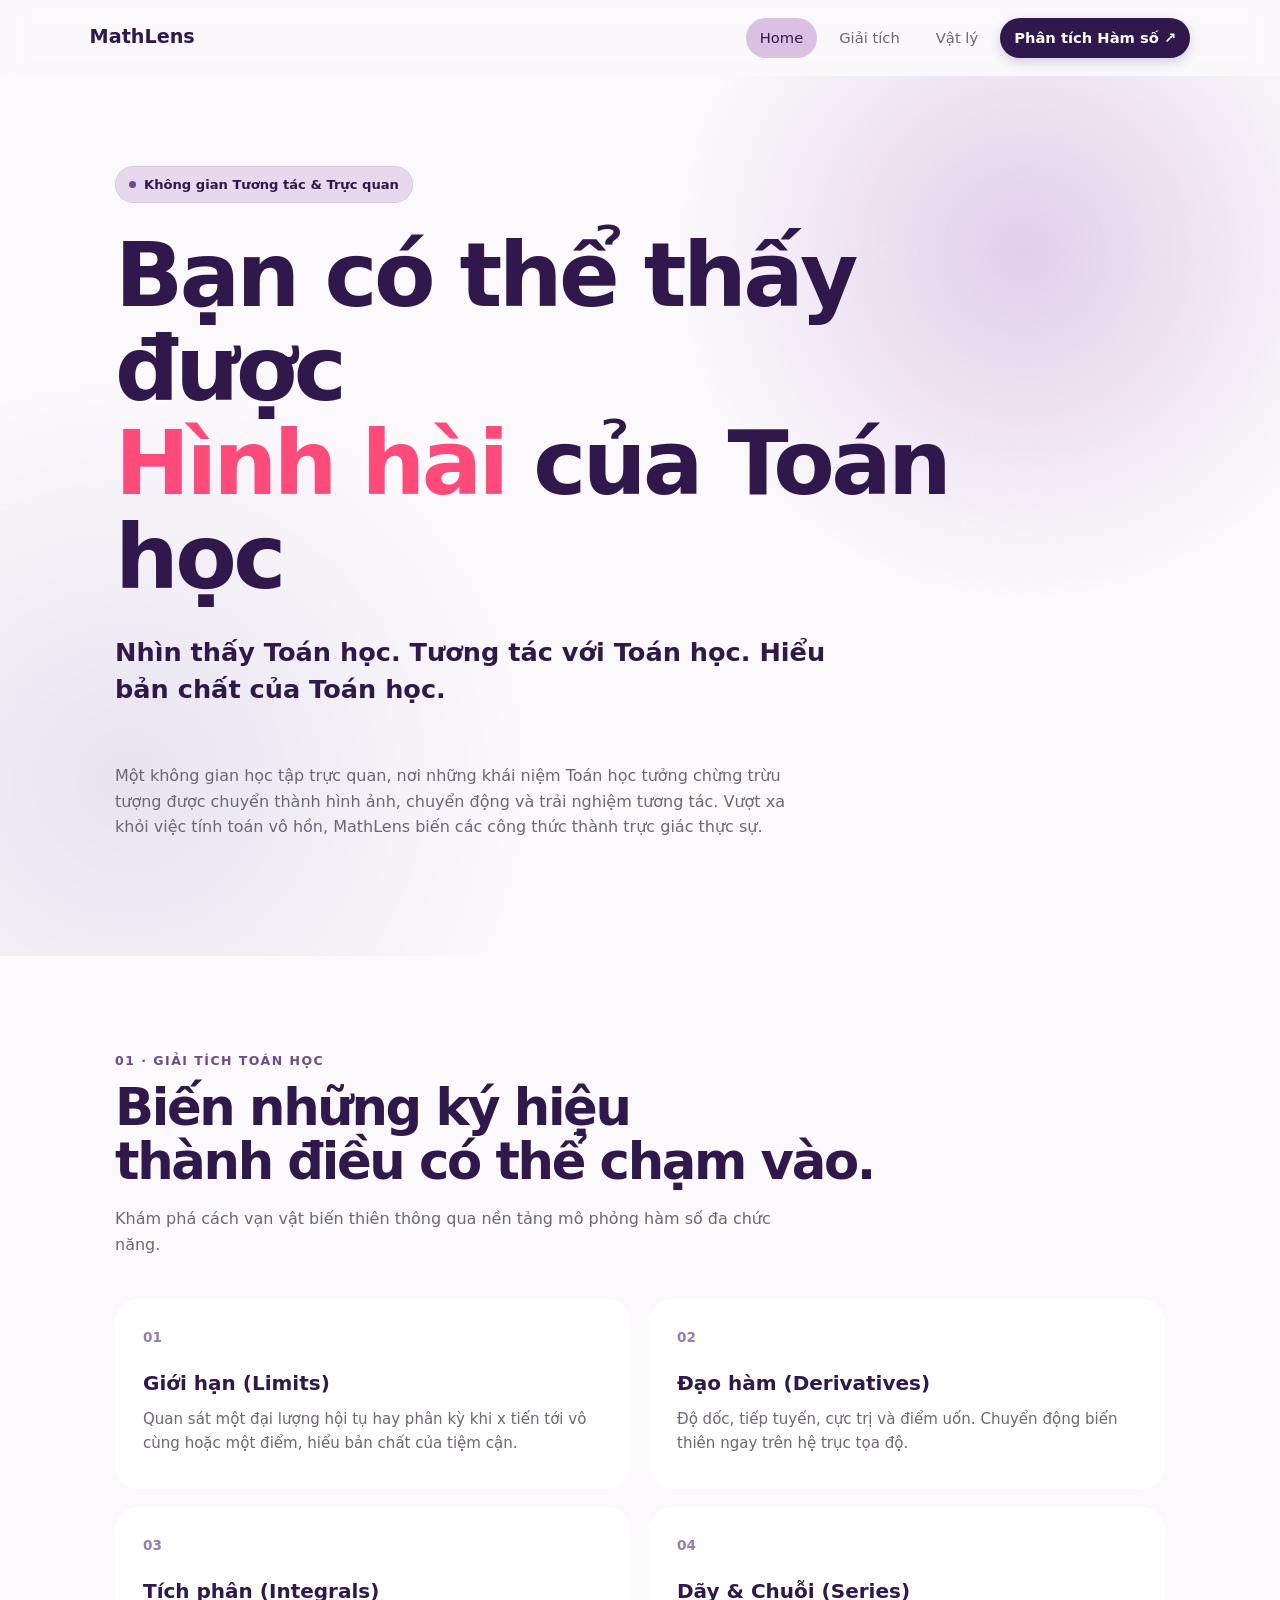
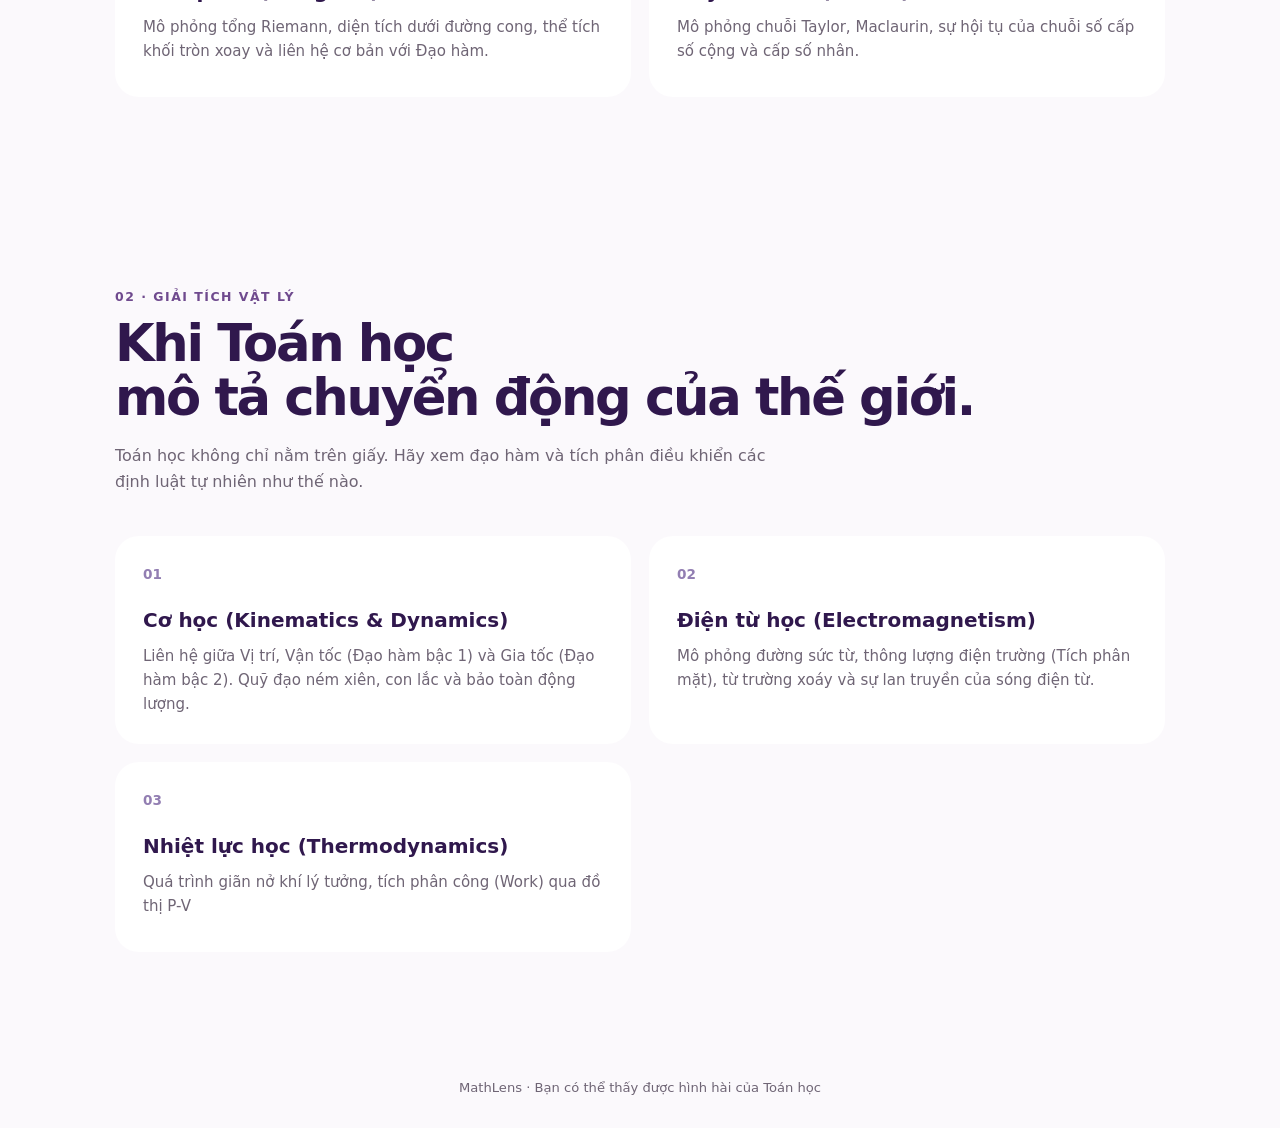
<file: .github/workflows/index.html>
<!DOCTYPE html>
<html lang="vi">
<head>
  <meta charset="UTF-8" />
  <meta name="viewport" content="width=device-width, initial-scale=1.0" />
  <title>Bạn có thể thấy được hình hài của Toán học - MathLens</title>
  <meta name="description" content="Nền tảng trực quan hóa Toán học và Giải tích Vật lý." />
  <style>
    :root {
      --purple-deep: #30184d;
      --purple: #6f4a8e;
      --purple-mid: #927eb2;
      --purple-light: #dac1e3;
      --lavender: #f3edf7;
      --cream: #fbf9fc;
      --ink: #21152b;
      --muted: #6f6575;
      --white: #ffffff;
      --border: #rgba(48, 24, 77, 0.12);
      --accent: #ff4a7a ; /* Màu nhấn mới để tạo điểm nổi bật */
    }

    * { box-sizing: border-box; }
    html { scroll-behavior: smooth; }
    body {
      margin: 0; color: var(--ink); background: var(--cream);
      font-family: Inter, ui-sans-serif, system-ui, -apple-system, BlinkMacSystemFont, "Segoe UI", sans-serif;
      line-height: 1.6;
    }

    nav {
      position: sticky; top: 0; z-index: 10;
      display: flex; justify-content: space-between; align-items: center;
      padding: 18px 7vw; background: rgba(251, 249, 252, 0.86);
      backdrop-filter: blur(14px); border-bottom: 1px solid var(--border);
    }
    .brand { color: var(--purple-deep); text-decoration: none; font-weight: 800; font-size: 1.2rem; }
    .nav-links { display: flex; gap: 8px; align-items: center; }
    .nav-links a { color: var(--muted); text-decoration: none; padding: 8px 14px; border-radius: 999px; font-size: 0.92rem; transition: 0.2s ease; }
    .nav-links a:hover, .nav-links a.active { color: var(--purple-deep); background: var(--purple-light); }
    .btn-visualize { background: var(--purple-deep) !important; color: white !important; font-weight: 600; box-shadow: 0 4px 12px rgba(48,24,77,0.2); }

    .hero {
      min-height: 82vh; display: grid; place-items: center; padding: 90px 7vw 100px; position: relative; overflow: hidden;
      background: radial-gradient(circle at 80% 20%, rgba(218,193,227,.75), transparent 28%),
                  radial-gradient(circle at 10% 80%, rgba(146,126,178,.18), transparent 30%);
    }
    .hero-content { max-width: 1050px; width: 100%; position: relative; z-index: 1; }
    .eyebrow {
      display: inline-flex; align-items: center; gap: 8px; color: var(--purple-deep);
      background: rgba(218,193,227,.6); border: 1px solid rgba(48,24,77,.08); border-radius: 999px; padding: 7px 13px; font-size: .82rem; font-weight: 700; margin-bottom: 25px;
    }
    .eyebrow span { width: 7px; height: 7px; border-radius: 50%; background: var(--purple); }
    
    h1 { margin: 0; max-width: 900px; color: var(--purple-deep); font-size: clamp(2.8rem, 7vw, 6.5rem); line-height: 1.05; letter-spacing: -0.04em; font-weight: 850; }
    h1 .highlight { color: var(--accent); }

    .mission { margin: 30px 0 0; max-width: 760px; font-size: clamp(1.2rem, 2vw, 1.65rem); line-height: 1.45; color: #493b54; font-weight: 500; }
    .mission strong { color: var(--purple-deep); }
    .intro { margin-top: 55px; max-width: 700px; color: var(--muted); font-size: 1rem; }

    .section { padding: 95px 7vw; border-top: 1px solid var(--border); }
    .section-inner { max-width: 1050px; margin: auto; }
    .section-label { color: var(--purple); font-size: .78rem; text-transform: uppercase; letter-spacing: .12em; font-weight: 800; margin-bottom: 10px; }
    h2 { margin: 0; font-size: clamp(2rem, 4vw, 3.3rem); letter-spacing: -.045em; color: var(--purple-deep); line-height: 1.05; }
    .section-description { max-width: 680px; margin: 18px 0 42px; color: var(--muted); }

    .feature-grid { display: grid; grid-template-columns: repeat(2, 1fr); gap: 18px; }
    .feature {
      padding: 28px; min-height: 190px; border: 1px solid var(--border); border-radius: 24px; background: var(--white);
      transition: transform .2s ease, box-shadow .2s ease, border-color .2s;
      text-decoration: none; color: inherit; display: block;
    }
    .feature:hover { transform: translateY(-4px); box-shadow: 0 18px 45px rgba(48,24,77,.08); border-color: var(--purple-mid); }
    .feature-number { color: var(--purple-mid); font-weight: 800; font-size: .85rem; }
    .feature h3 { margin: 18px 0 8px; font-size: 1.25rem; color: var(--purple-deep); display: flex; justify-content: space-between;}
    .feature h3::after { content: "→"; opacity: 0; transition: opacity 0.2s, transform 0.2s; transform: translateX(-10px); }
    .feature:hover h3::after { opacity: 1; transform: translateX(0); }
    .feature p { margin: 0; color: var(--muted); font-size: .94rem; }

    footer { padding: 30px 7vw; color: var(--muted); font-size: .82rem; border-top: 1px solid var(--border); text-align: center; }

    @media (max-width: 700px) {
      .feature-grid { grid-template-columns: 1fr; }
    }
  </style>
</head>
<body>

  <nav>
    <a class="brand" href="#home">MathLens</a>
    <div class="nav-links">
      <a class="active" href="#home">Home</a>
      <a href="#calculus">Giải tích</a>
      <a href="#physics">Vật lý</a>
      <a class="btn-visualize" href="graph.html">Phân tích Hàm số ↗</a>
    </div>
  </nav>

  <main id="home">
    <section class="hero">
      <div class="hero-content">
        <div class="eyebrow"><span></span> Không gian Tương tác & Trực quan</div>

        <h1>Bạn có thể thấy được<br><span class="highlight">Hình hài</span> của Toán học</h1>

        <p class="mission">
          <strong>Nhìn thấy Toán học. Tương tác với Toán học. Hiểu bản chất của Toán học.</strong>
        </p>

        <p class="intro">
          Một không gian học tập trực quan, nơi những khái niệm Toán học tưởng chừng
          trừu tượng được chuyển thành hình ảnh, chuyển động và trải nghiệm tương tác.
          Vượt xa khỏi việc tính toán vô hồn, MathLens biến các công thức thành trực giác thực sự.
        </p>
      </div>
    </section>

    <!-- SECTION GIẢI TÍCH -->
    <section class="section" id="calculus">
      <div class="section-inner">
        <div class="section-label">01 · Giải tích Toán học</div>
        <h2>Biến những ký hiệu<br>thành điều có thể chạm vào.</h2>
        <p class="section-description">Khám phá cách vạn vật biến thiên thông qua nền tảng mô phỏng hàm số đa chức năng.</p>

        <div class="feature-grid">
          <a href="graph.html" class="feature">
            <div class="feature-number">01</div>
            <h3>Giới hạn (Limits)</h3>
            <p>Quan sát một đại lượng hội tụ hay phân kỳ khi x tiến tới vô cùng hoặc một điểm, hiểu bản chất của tiệm cận.</p>
          </a>
          <a href="graph.html" class="feature">
            <div class="feature-number">02</div>
            <h3>Đạo hàm (Derivatives)</h3>
            <p>Độ dốc, tiếp tuyến, cực trị và điểm uốn. Chuyển động biến thiên ngay trên hệ trục tọa độ.</p>
          </a>
          <a href="graph.html" class="feature">
            <div class="feature-number">03</div>
            <h3>Tích phân (Integrals)</h3>
            <p>Mô phỏng tổng Riemann, diện tích dưới đường cong, thể tích khối tròn xoay và liên hệ cơ bản với Đạo hàm.</p>
          </a>
          <a href="graph.html" class="feature">
            <div class="feature-number">04</div>
            <h3>Dãy & Chuỗi (Series)</h3>
            <p>Mô phỏng chuỗi Taylor, Maclaurin, sự hội tụ của chuỗi số cấp số cộng và cấp số nhân.</p>
          </a>
        </div>
      </div>
    </section>

    <!-- SECTION VẬT LÝ -->
    <section class="section" id="physics">
      <div class="section-inner">
        <div class="section-label">02 · Giải tích Vật lý</div>
        <h2>Khi Toán học<br>mô tả chuyển động của thế giới.</h2>
        <p class="section-description">Toán học không chỉ nằm trên giấy. Hãy xem đạo hàm và tích phân điều khiển các định luật tự nhiên như thế nào.</p>
        
        <div class="feature-grid">
          <a href="graph.html" class="feature">
            <div class="feature-number">01</div>
            <h3>Cơ học (Kinematics & Dynamics)</h3>
            <p>Liên hệ giữa Vị trí, Vận tốc (Đạo hàm bậc 1) và Gia tốc (Đạo hàm bậc 2). Quỹ đạo ném xiên, con lắc và bảo toàn động lượng.</p>
          </a>
          <a href="graph.html" class="feature">
            <div class="feature-number">02</div>
            <h3>Điện từ học (Electromagnetism)</h3>
            <p>Mô phỏng đường sức từ, thông lượng điện trường (Tích phân mặt), từ trường xoáy và sự lan truyền của sóng điện từ.</p>
          </a>
          <a href="graph.html" class="feature">
            <div class="feature-number">03</div>
            <h3>Nhiệt lực học (Thermodynamics)</h3>
            <p>Quá trình giãn nở khí lý tưởng, tích phân công (Work) qua đồ thị P-V</p>
          </a>
        </div>
      </div>
    </section>
  </main>

  <footer>
    MathLens · Bạn có thể thấy được hình hài của Toán học
  </footer>
</body>
</html>
</file>
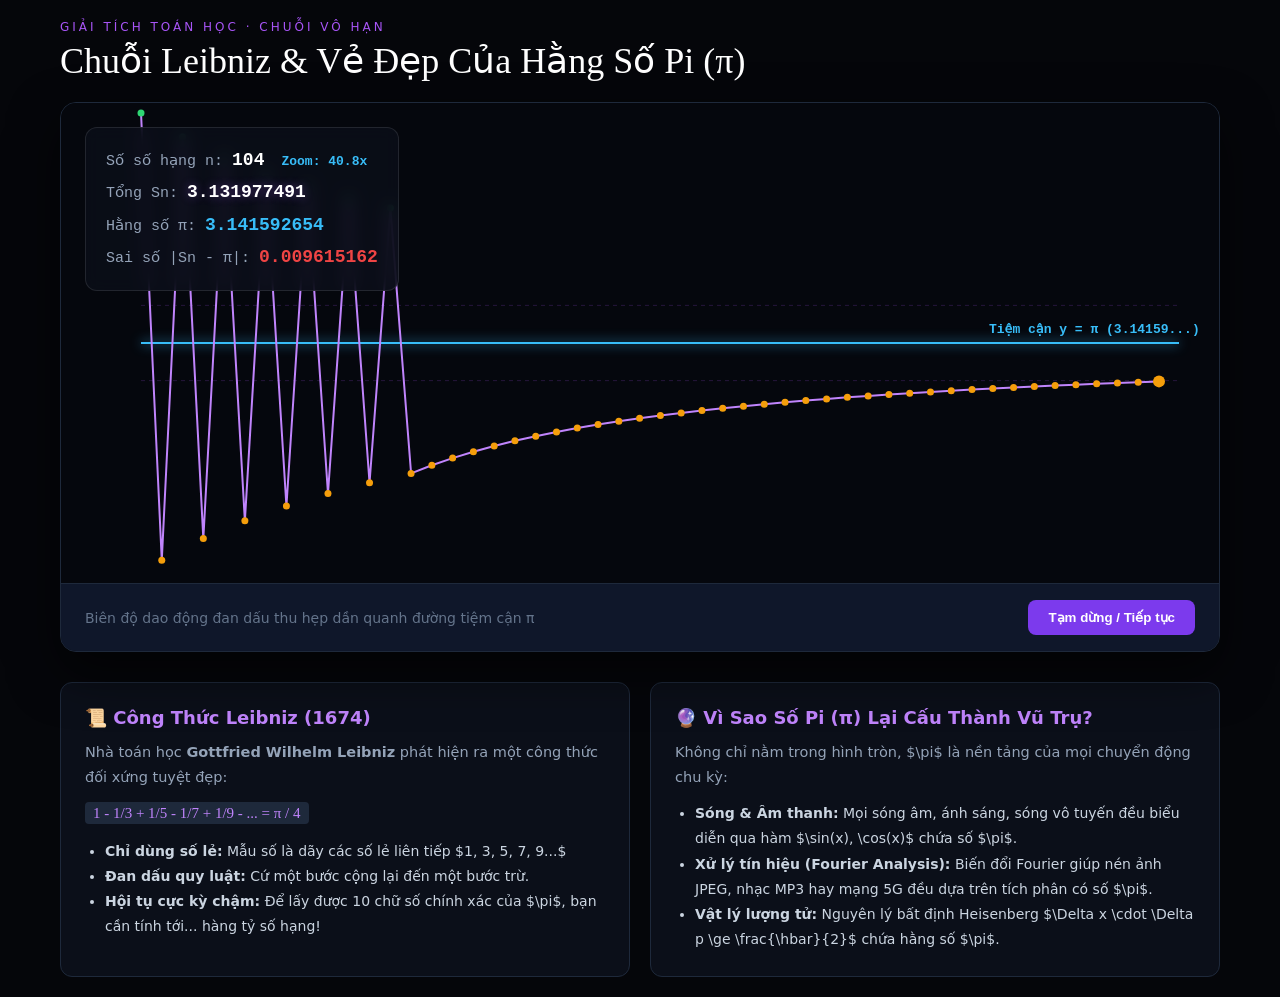
<file: .github/workflows/day Leibniz.html>
<!DOCTYPE html>
<html lang="vi">
<head>
<meta charset="UTF-8">
<meta name="viewport" content="width=device-width, initial-scale=1">
<title>Chuỗi Leibniz & Số Pi — MathLens</title>
<style>
  * { box-sizing: border-box; margin: 0; padding: 0; }
  body { background: #05060a; color: #f3f5f7; font-family: 'Inter', system-ui, sans-serif; overflow-x: hidden; }
  
  .container { max-width: 1200px; margin: 0 auto; padding: 20px; }
  header { margin-bottom: 20px; }
  .eyebrow { font-size: 12px; letter-spacing: 0.25em; text-transform: uppercase; color: #a855f7; margin-bottom: 6px; }
  h1 { font-family: Georgia, serif; font-size: clamp(24px, 3vw, 36px); font-weight: 400; color: #fff; }
  
  .visualizer-card { background: #0b0f19; border: 1px solid #1e293b; border-radius: 16px; overflow: hidden; box-shadow: 0 20px 50px rgba(0,0,0,0.6); position: relative; }
  canvas { display: block; width: 100%; height: 480px; background: #05070d; }

  .hud { position: absolute; left: 24px; top: 24px; pointer-events: none; background: rgba(11, 15, 25, 0.85); backdrop-filter: blur(8px); padding: 16px 20px; border-radius: 12px; border: 1px solid rgba(255,255,255,0.1); }
  .stats { font-family: monospace; font-size: 15px; color: #94a3b8; line-height: 1.8; }
  .stats b { color: #fff; font-size: 18px; }
  .highlight { color: #a855f7; text-shadow: 0 0 10px rgba(168,85,247,0.4); }
  .zoom-tag { color: #38bdf8; font-weight: bold; margin-left: 8px; font-size: 13px; }

  .controls-bar { display: flex; justify-content: space-between; align-items: center; padding: 16px 24px; background: #0f172a; border-top: 1px solid #1e293b; }
  .btn { background: #7c3aed; color: #fff; border: none; padding: 10px 20px; border-radius: 8px; font-weight: 600; cursor: pointer; transition: all 0.2s; }
  .btn:hover { background: #6d28d9; }

  .explanation-grid { display: grid; grid-template-columns: repeat(auto-fit, minmax(320px, 1fr)); gap: 20px; margin-top: 30px; }
  .info-box { background: #0b0f19; border: 1px solid #1e293b; border-radius: 12px; padding: 24px; }
  .info-box h3 { color: #c084fc; font-size: 18px; margin-bottom: 12px; display: flex; align-items: center; gap: 8px; }
  .info-box p { color: #94a3b8; font-size: 14.5px; line-height: 1.7; margin-bottom: 12px; }
  .info-box ul { color: #cbd5e1; font-size: 14px; line-height: 1.8; padding-left: 20px; }
  .formula-badge { background: #1e293b; color: #c084fc; font-family: Georgia, serif; padding: 3px 8px; border-radius: 4px; font-size: 15px; }
</style>
</head>
<body>

<div class="container">
  <header>
    <div class="eyebrow">Giải Tích Toán Học · Chuỗi Vô Hạn</div>
    <h1>Chuỗi Leibniz & Vẻ Đẹp Của Hằng Số Pi (π)</h1>
  </header>

  <div class="visualizer-card">
    <div class="hud">
      <div class="stats">
        Số số hạng n: <b id="val-n">1</b> <span id="zoom-info" class="zoom-tag">Zoom: 1x</span><br>
        Tổng Sn: <b class="highlight" id="val-sn">4.000000000</b><br>
        Hằng số π: <b style="color:#38bdf8">3.141592654</b><br>
        Sai số |Sn - π|: <b id="val-err" style="color:#ef4444">0.858407346</b>
      </div>
    </div>

    <canvas id="leibnizCanvas"></canvas>

    <div class="controls-bar">
      <span style="color:#64748b; font-size:14px">Biên độ dao động đan dấu thu hẹp dần quanh đường tiệm cận π</span>
      <button class="btn" id="btnToggle">Tạm dừng / Tiếp tục</button>
    </div>
  </div>

  <!-- Phần giải thích bản chất toán học -->
  <div class="explanation-grid">
    <div class="info-box">
      <h3>📜 Công Thức Leibniz (1674)</h3>
      <p>Nhà toán học <b>Gottfried Wilhelm Leibniz</b> phát hiện ra một công thức đối xứng tuyệt đẹp:</p>
      <p><span class="formula-badge">1 - 1/3 + 1/5 - 1/7 + 1/9 - ... = π / 4</span></p>
      <ul>
        <li><b>Chỉ dùng số lẻ:</b> Mẫu số là dãy các số lẻ liên tiếp $1, 3, 5, 7, 9...$</li>
        <li><b>Đan dấu quy luật:</b> Cứ một bước cộng lại đến một bước trừ.</li>
        <li><b>Hội tụ cực kỳ chậm:</b> Để lấy được 10 chữ số chính xác của $\pi$, bạn cần tính tới... hàng tỷ số hạng!</li>
      </ul>
    </div>

    <div class="info-box">
      <h3>🔮 Vì Sao Số Pi (π) Lại Cấu Thành Vũ Trụ?</h3>
      <p>Không chỉ nằm trong hình tròn, $\pi$ là nền tảng của mọi chuyển động chu kỳ:</p>
      <ul>
        <li><b>Sóng & Âm thanh:</b> Mọi sóng âm, ánh sáng, sóng vô tuyến đều biểu diễn qua hàm $\sin(x), \cos(x)$ chứa số $\pi$.</li>
        <li><b>Xử lý tín hiệu (Fourier Analysis):</b> Biến đổi Fourier giúp nén ảnh JPEG, nhạc MP3 hay mạng 5G đều dựa trên tích phân có số $\pi$.</li>
        <li><b>Vật lý lượng tử:</b> Nguyên lý bất định Heisenberg $\Delta x \cdot \Delta p \ge \frac{\hbar}{2}$ chứa hằng số $\pi$.</li>
      </ul>
    </div>
  </div>
</div>

<script>
const canvas = document.getElementById('leibnizCanvas');
const ctx = canvas.getContext('2d');

let W, H;
function resize() {
  W = canvas.width = canvas.offsetWidth;
  H = canvas.height = canvas.offsetHeight;
}
window.addEventListener('resize', resize);
resize();

const PI = Math.PI;
let n = 1;
let currentSum = 0;
let isRunning = true;
let historyData = [];
const maxHistory = 50;

// Tính giá trị Leibniz tại bước n
function calculateLeibniz(steps) {
  let sum = 0;
  for (let k = 0; k < steps; k++) {
    sum += (k % 2 === 0 ? 1 : -1) / (2 * k + 1);
  }
  return sum * 4;
}

let currentYSpan = 2.0;
let targetYSpan = 2.0;

function draw() {
  ctx.clearRect(0, 0, W, H);

  const sn = calculateLeibniz(n);
  const err = Math.abs(sn - PI);

  // Auto Zoom Y-Axis dựa trên sai số hiện tại
  targetYSpan = Math.max(err * 2.8, 1e-10);
  currentYSpan += (targetYSpan - currentYSpan) * 0.08; // Damping smooth lerp

  const paddingX = 80;
  const centerY = H * 0.5; // Đường PI nằm chính giữa Canvas
  const yScale = (H * 0.4) / currentYSpan;

  const toScreenY = (val) => centerY - (val - PI) * yScale;

  // 1. Vẽ Đường Tiệm Cận y = PI (Glowing Cyan Line)
  const piScreenY = toScreenY(PI);
  ctx.strokeStyle = '#38bdf8';
  ctx.lineWidth = 2;
  ctx.shadowColor = '#38bdf8';
  ctx.shadowBlur = 12;
  ctx.beginPath();
  ctx.moveTo(paddingX, piScreenY);
  ctx.lineTo(W - 40, piScreenY);
  ctx.stroke();
  ctx.shadowBlur = 0;

  // Label tiệm cận
  ctx.fillStyle = '#38bdf8';
  ctx.font = 'bold 13px monospace';
  ctx.fillText(`Tiệm cận y = π (3.14159...)`, W - 230, piScreenY - 10);

  // 2. Vẽ Đường Bao Dao Động (Upper & Lower Envelope)
  ctx.strokeStyle = 'rgba(168, 85, 247, 0.2)';
  ctx.lineWidth = 1;
  ctx.setLineDash([4, 4]);
  
  ctx.beginPath();
  ctx.moveTo(paddingX, piScreenY - err * yScale);
  ctx.lineTo(W - 40, piScreenY - err * yScale);
  ctx.moveTo(paddingX, piScreenY + err * yScale);
  ctx.lineTo(W - 40, piScreenY + err * yScale);
  ctx.stroke();
  ctx.setLineDash([]);

  // 3. Vẽ Đồ Thị Dao Động Zig-Zag
  if (historyData.length > 1) {
    ctx.strokeStyle = '#c084fc';
    ctx.lineWidth = 2;
    ctx.beginPath();

    historyData.forEach((pt, idx) => {
      let x = paddingX + (idx / (maxHistory - 1)) * (W - paddingX - 60);
      let y = toScreenY(pt.val);
      if (idx === 0) ctx.moveTo(x, y);
      else ctx.lineTo(x, y);
    });
    ctx.stroke();

    // Vẽ Điểm Đan Dấu (Xanh lá khi > PI, Cam khi < PI)
    historyData.forEach((pt, idx) => {
      let x = paddingX + (idx / (maxHistory - 1)) * (W - paddingX - 60);
      let y = toScreenY(pt.val);
      let isLast = idx === historyData.length - 1;

      ctx.fillStyle = pt.val > PI ? '#2ed573' : '#f59e0b';
      ctx.beginPath();
      ctx.arc(x, y, isLast ? 6 : 3.5, 0, Math.PI * 2);
      ctx.fill();
    });
  }

  // Update HUD
  document.getElementById('val-n').innerText = Math.floor(n).toLocaleString();
  document.getElementById('val-sn').innerText = sn.toFixed(9);
  document.getElementById('val-err').innerText = err < 1e-8 ? err.toExponential(3) : err.toFixed(9);
  
  let zoomLevel = (2.0 / currentYSpan).toFixed(1);
  document.getElementById('zoom-info').innerText = `Zoom: ${Number(zoomLevel).toLocaleString()}x`;

  // Tăng bước n
  if (isRunning) {
    historyData.push({ n, val: sn });
    if (historyData.length > maxHistory) historyData.shift();

    if (n < 30) n += 1;
    else if (n < 500) n += 2;
    else if (n < 1e10) n = Math.floor(n * 1.15) + 1;
  }

  requestAnimationFrame(draw);
}

document.getElementById('btnToggle').addEventListener('click', () => {
  isRunning = !isRunning;
});

draw();
</script>
</body>
</html>
</file>
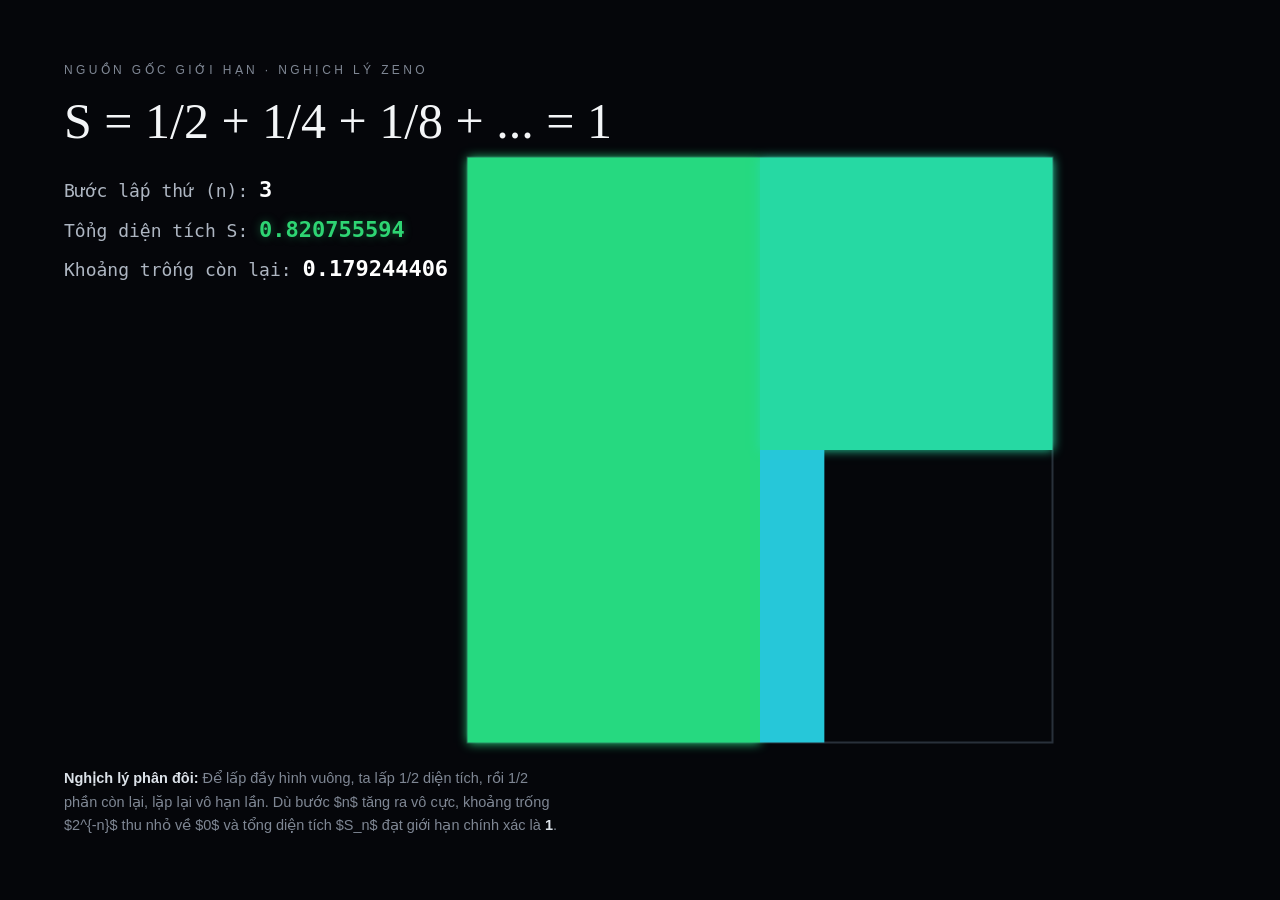
<file: .github/workflows/nghich li zeno.html>
<!DOCTYPE html>
<html lang="vi">
<head>
<meta charset="UTF-8">
<meta name="viewport" content="width=device-width,initial-scale=1">
<title>Zeno's Paradox — MathLens</title>
<style>
  * { box-sizing: border-box; }
  body { margin: 0; background: #05060a; color: #f3f5f7; font-family: Inter, sans-serif; overflow: hidden; }
  canvas { display: block; width: 100vw; height: 100vh; }
  
  .hud { position: fixed; left: 5vw; top: 7vh; pointer-events: none; }
  .eyebrow { font-size: 12px; letter-spacing: 0.28em; text-transform: uppercase; color: #7f8794; margin-bottom: 15px; }
  .formula { font-family: Georgia, serif; font-size: clamp(28px, 4vw, 50px); font-weight: 400; }
  
  .stats { margin-top: 20px; font-family: monospace; font-size: 18px; color: #aeb6c2; line-height: 1.8; }
  .stats b { color: #fff; font-size: 22px;}
  .stats .highlight { color: #2ed573; text-shadow: 0 0 10px rgba(46,213,115,0.4); }
  .stats .infinity-badge { color: #f59e0b; font-weight: bold; margin-left: 8px; font-size: 14px; }
  
  .caption { position: fixed; left: 5vw; bottom: 7vh; max-width: 500px; color: #7f8794; font-size: 14.5px; line-height: 1.6; }
  .caption b { color: #dce2e9; }

  .btn-replay {
    position: fixed; right: 5vw; bottom: 7vh;
    background: #1e293b; color: #38bdf8; border: 1px solid #334155;
    padding: 10px 20px; border-radius: 8px; cursor: pointer;
    font-weight: 600; display: none; transition: all 0.2s;
  }
  .btn-replay:hover { background: #334155; color: #fff; }
</style>
</head>
<body>
<canvas id="c"></canvas>

<div class="hud">
  <div class="eyebrow">Nguồn gốc giới hạn · Nghịch lý Zeno</div>
  <div class="formula">
    S = 1/2 + 1/4 + 1/8 + ... = 1
  </div>
  <div class="stats">
    Bước lấp thứ (n): <b id="step-val">0</b><span id="speed-tag" class="infinity-badge"></span><br>
    Tổng diện tích S: <b class="highlight" id="sum-val">0.000000000</b><br>
    Khoảng trống còn lại: <b id="rem-val">1.000000000</b>
  </div>
</div>

<div class="caption">
  <b>Nghịch lý phân đôi:</b> Để lấp đầy hình vuông, ta lấp 1/2 diện tích, rồi 1/2 phần còn lại, lặp lại vô hạn lần. Dù bước $n$ tăng ra vô cực, khoảng trống $2^{-n}$ thu nhỏ về $0$ và tổng diện tích $S_n$ đạt giới hạn chính xác là <b>1</b>.
</div>

<button class="btn-replay" id="btn-replay" onclick="resetAnimation()">Phát lại Animation</button>

<script>
const canvas = document.getElementById("c");
const ctx = canvas.getContext("2d");
let W, H, size, startX, startY;

function resize() { 
  W = innerWidth; H = innerHeight; 
  canvas.width = W; canvas.height = H; 
  size = Math.min(W, H) * 0.65;
  startX = (W - size) / 2 + (W > 900 ? 120 : 0);
  startY = (H - size) / 2;
}
addEventListener("resize", resize); 
resize();

let currentStep = 1;
let currentProgress = 0;
let blocks = []; 
let accelSpeed = 1; 
let isInfinity = false;
let pulseAngle = 0;

// Thuật toán chuẩn xác xác định vị trí khối thứ n & phần còn lại
function getBlockLayout(step) {
  let x = startX, y = startY, w = size, h = size;
  for (let i = 1; i < step; i++) {
    if (i % 2 !== 0) {
      x += w / 2;
      w /= 2;
    } else {
      y += h / 2;
      h /= 2;
    }
  }
  
  // Trả về khối cần lấp ở bước này và phần còn lại
  if (step % 2 !== 0) {
    return {
      block: { x, y, w: w / 2, h },
      remaining: { x: x + w / 2, y, w: w / 2, h }
    };
  } else {
    return {
      block: { x, y, w, h: h / 2 },
      remaining: { x, y: y + h / 2, w, h: h / 2 }
    };
  }
}

function updateHUD(n) {
  const stepEl = document.getElementById("step-val");
  const sumEl = document.getElementById("sum-val");
  const remEl = document.getElementById("rem-val");
  const speedTag = document.getElementById("speed-tag");

  if (isInfinity) {
    stepEl.textContent = "∞";
    speedTag.textContent = "[Đạt giới hạn vô cực]";
    sumEl.textContent = "1.000000000 (lim S_n = 1)";
    remEl.textContent = "0.000000000 (lim R_n = 0)";
    return;
  }

  if (n <= 20) {
    let remVal = Math.pow(0.5, n - 1 + currentProgress);
    let sumVal = 1 - remVal;
    stepEl.textContent = n;
    sumEl.textContent = sumVal.toFixed(9);
    remEl.textContent = remVal.toFixed(9);
    speedTag.textContent = "";
  } else {
    speedTag.textContent = "[Tăng tốc → ∞]";
    stepEl.textContent = Math.floor(n).toLocaleString();
    
    // Xử lý hiển thị số học chính xác khi n quá lớn (tránh lỗi tràn số IEEE 754)
    if (n < 40) {
      let remVal = Math.pow(0.5, n);
      sumEl.textContent = (1 - remVal).toFixed(9);
      remEl.textContent = remVal.toFixed(9);
    } else if (n < 1000) {
      sumEl.textContent = "0." + "9".repeat(9) + "...";
      remEl.textContent = `2⁻${Math.floor(n)} → 0`;
    } else {
      sumEl.textContent = "1 - 2⁻ⁿ ≈ 1.000000000";
      remEl.textContent = `2⁻${Math.floor(n)} → 0`;
    }
  }
}

function draw() {
  ctx.clearRect(0, 0, W, H);
  
  // 1. Viền khung vuông tổng (Diện tích S = 1)
  ctx.strokeStyle = "#29303a"; 
  ctx.lineWidth = 2;
  ctx.strokeRect(startX, startY, size, size);

  // 2. Vẽ các khối hữu hạn đã hoàn thành (tối đa 20 khối đầu tiên)
  blocks.forEach((b, idx) => {
    ctx.fillStyle = `hsl(${150 + idx * 12}, 70%, 50%)`;
    ctx.shadowColor = ctx.fillStyle; 
    ctx.shadowBlur = 10;
    ctx.fillRect(b.x, b.y, b.w, b.h);
  });
  ctx.shadowBlur = 0;

  let lastLayout = getBlockLayout(Math.min(currentStep, 20));

  // 3. Xử lý trạng thái Animation
  if (!isInfinity) {
    if (currentStep <= 20) {
      // Giai đoạn 1: Lấp mượt từng khối
      let active = lastLayout.block;
      ctx.fillStyle = `hsl(${150 + currentStep * 12}, 70%, 50%)`;
      
      let drawW = currentStep % 2 !== 0 ? active.w * currentProgress : active.w;
      let drawH = currentStep % 2 === 0 ? active.h * currentProgress : active.h;

      ctx.fillRect(active.x, active.y, drawW, drawH);

      currentProgress += 0.04;
      if (currentProgress >= 1) {
        blocks.push(active);
        currentStep++;
        currentProgress = 0;
      }
    } else {
      // Giai đoạn 2: Tăng tốc độ nhảy số n theo cấp số nhân
      accelSpeed *= 1.08; 
      currentStep += Math.floor(accelSpeed);

      // Điểm sáng nhấp nháy tại góc còn lại cực nhỏ
      let rem = lastLayout.remaining;
      ctx.fillStyle = "#2ed573";
      ctx.shadowColor = "#2ed573";
      ctx.shadowBlur = 15;
      ctx.fillRect(rem.x, rem.y, Math.max(rem.w, 2), Math.max(rem.h, 2));
      ctx.shadowBlur = 0;

      // Khi n đạt ngưỡng vô cùng lớn -> Chuyển sang trạng thái Vô Cực
      if (currentStep >= 1e15) {
        isInfinity = true;
        document.getElementById("btn-replay").style.display = "block";
      }
    }
  } else {
    // Giai đoạn 3: Trạng thái Vô cùng (Pulse Glow Effect)
    pulseAngle += 0.05;
    let glow = 15 + Math.sin(pulseAngle) * 10;
    
    ctx.strokeStyle = "#2ed573";
    ctx.lineWidth = 3;
    ctx.shadowColor = "#2ed573";
    ctx.shadowBlur = glow;
    ctx.strokeRect(startX, startY, size, size);
    ctx.shadowBlur = 0;
  }

  updateHUD(currentStep);
  requestAnimationFrame(draw);
}

function resetAnimation() {
  currentStep = 1;
  currentProgress = 0;
  blocks = [];
  accelSpeed = 1;
  isInfinity = false;
  document.getElementById("btn-replay").style.display = "none";
}

draw();
</script>
</body>
</html>
</file>
